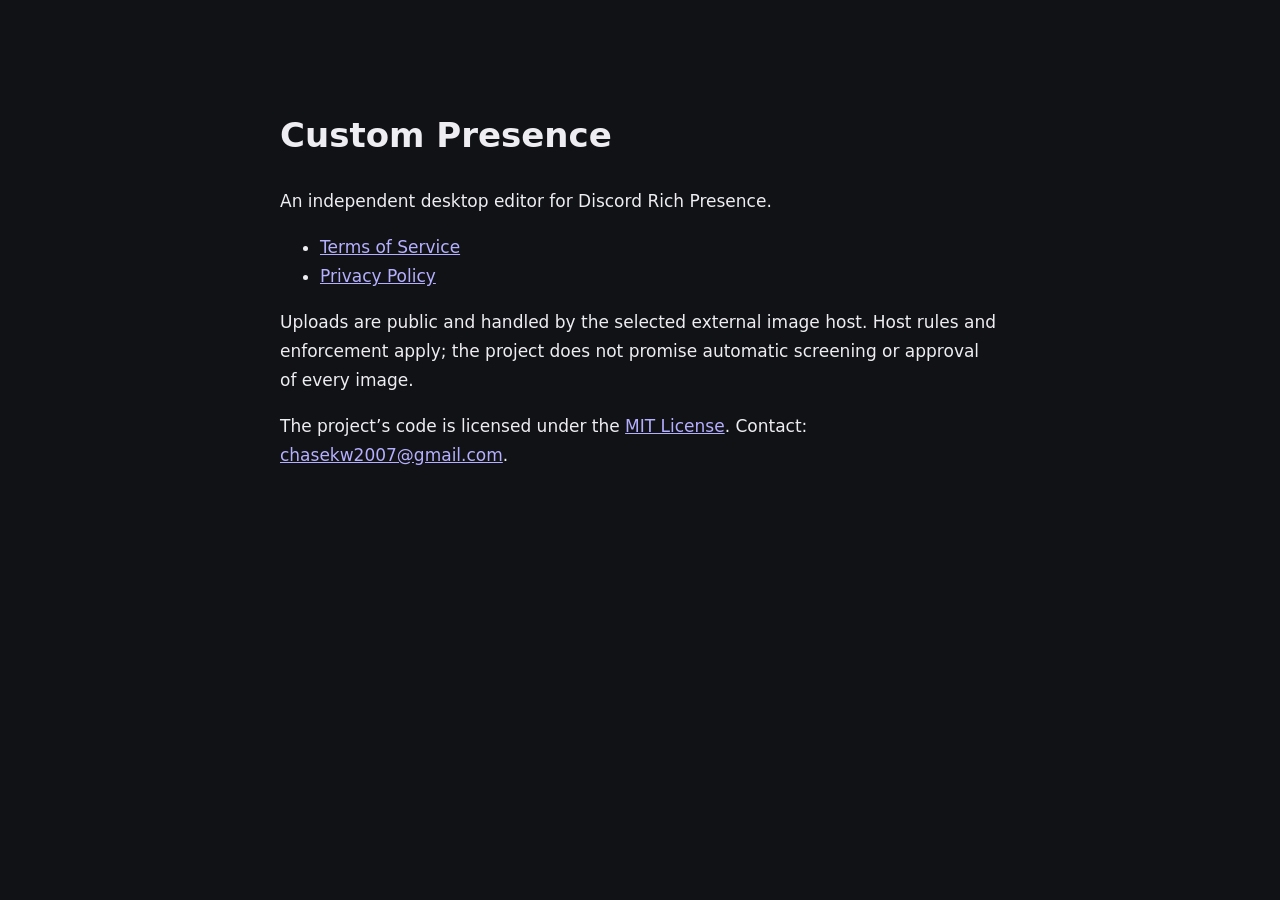
<file: custompresence/assets/legal/index.html>
<!doctype html><html lang="en"><head><meta charset="utf-8"><meta name="viewport" content="width=device-width,initial-scale=1"><title>Custom Presence · Project policies</title><style>body{max-width:720px;margin:60px auto;padding:24px;font:17px/1.7 system-ui;background:#111216;color:#ededf2}a{color:#b5afff}</style></head><body><h1>Custom Presence</h1><p>An independent desktop editor for Discord Rich Presence.</p><ul><li><a href="terms.html">Terms of Service</a></li><li><a href="privacy.html">Privacy Policy</a></li></ul><p>Uploads are public and handled by the selected external image host. Host rules and enforcement apply; the project does not promise automatic screening or approval of every image.</p><p>The project’s code is licensed under the <a href="https://opensource.org/license/mit">MIT License</a>. Contact: <a href="mailto:chasekw2007@gmail.com">chasekw2007@gmail.com</a>.</p></body></html>
</file>
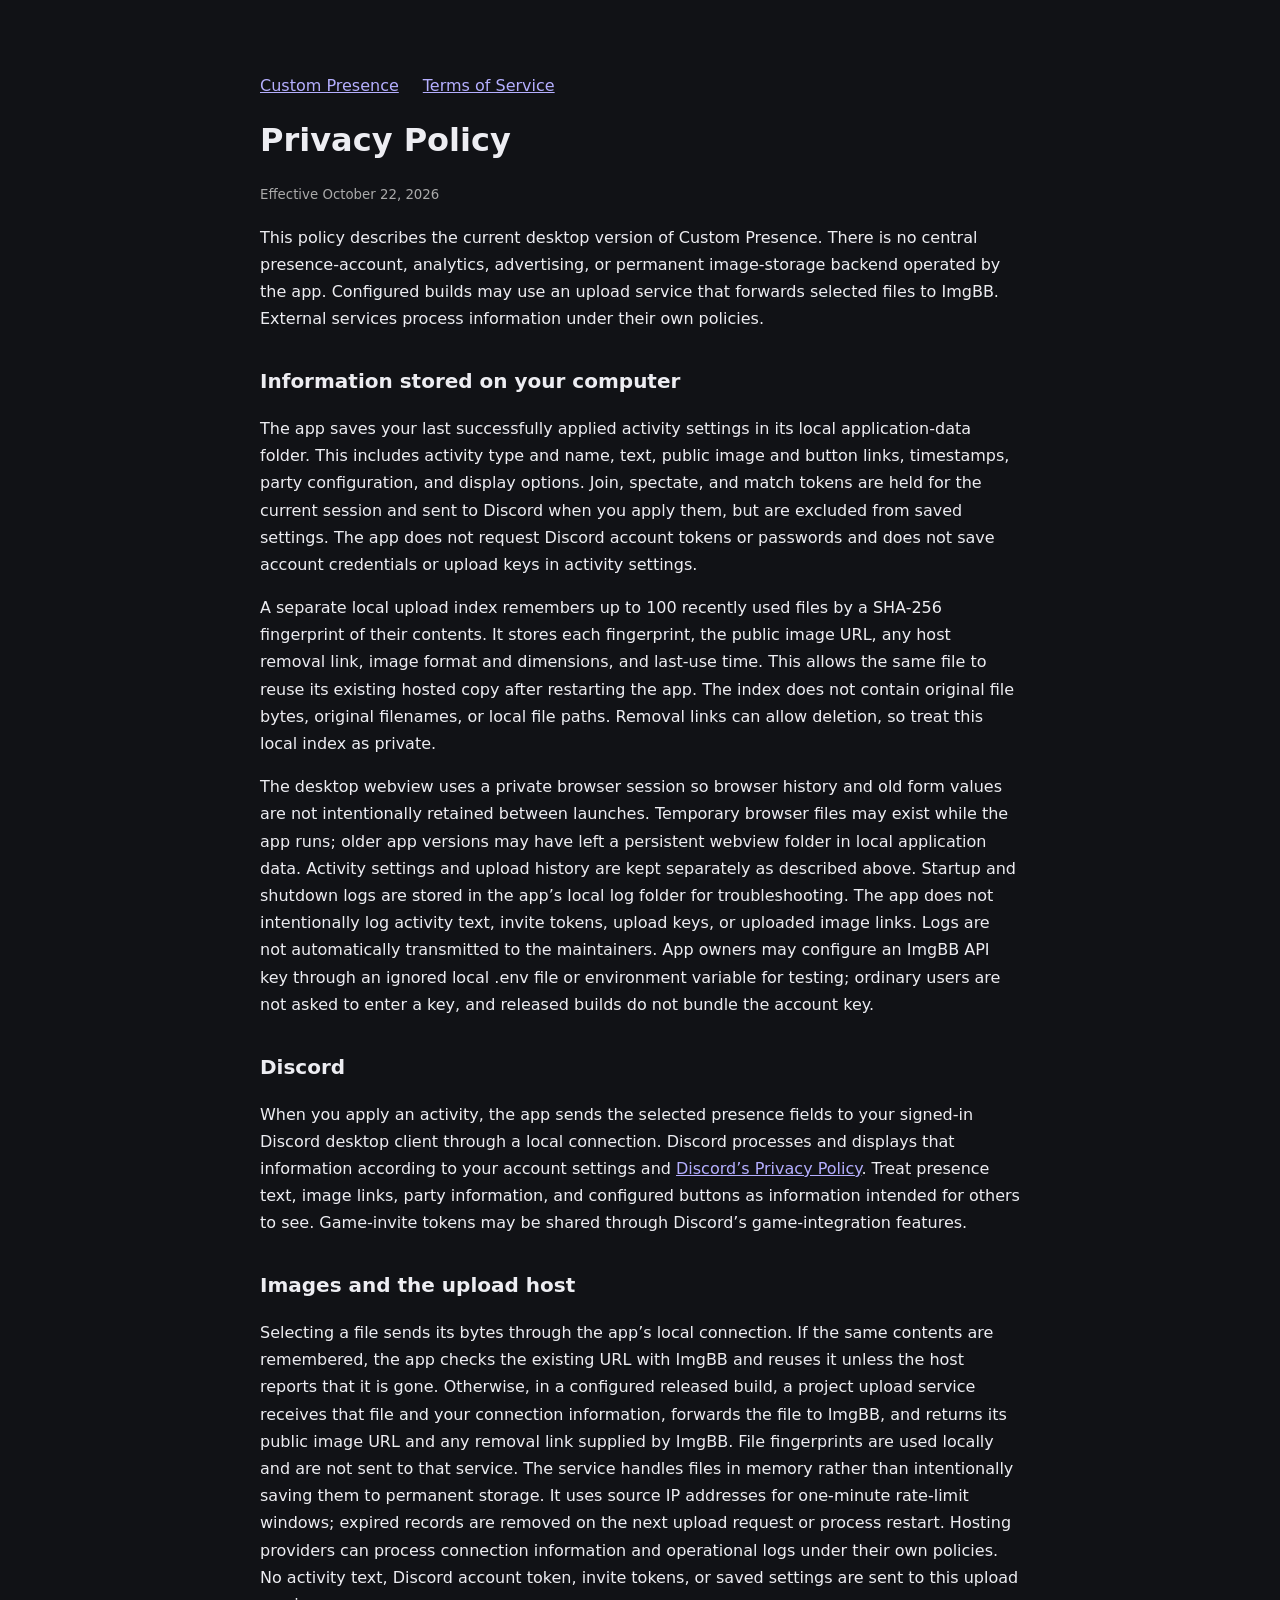
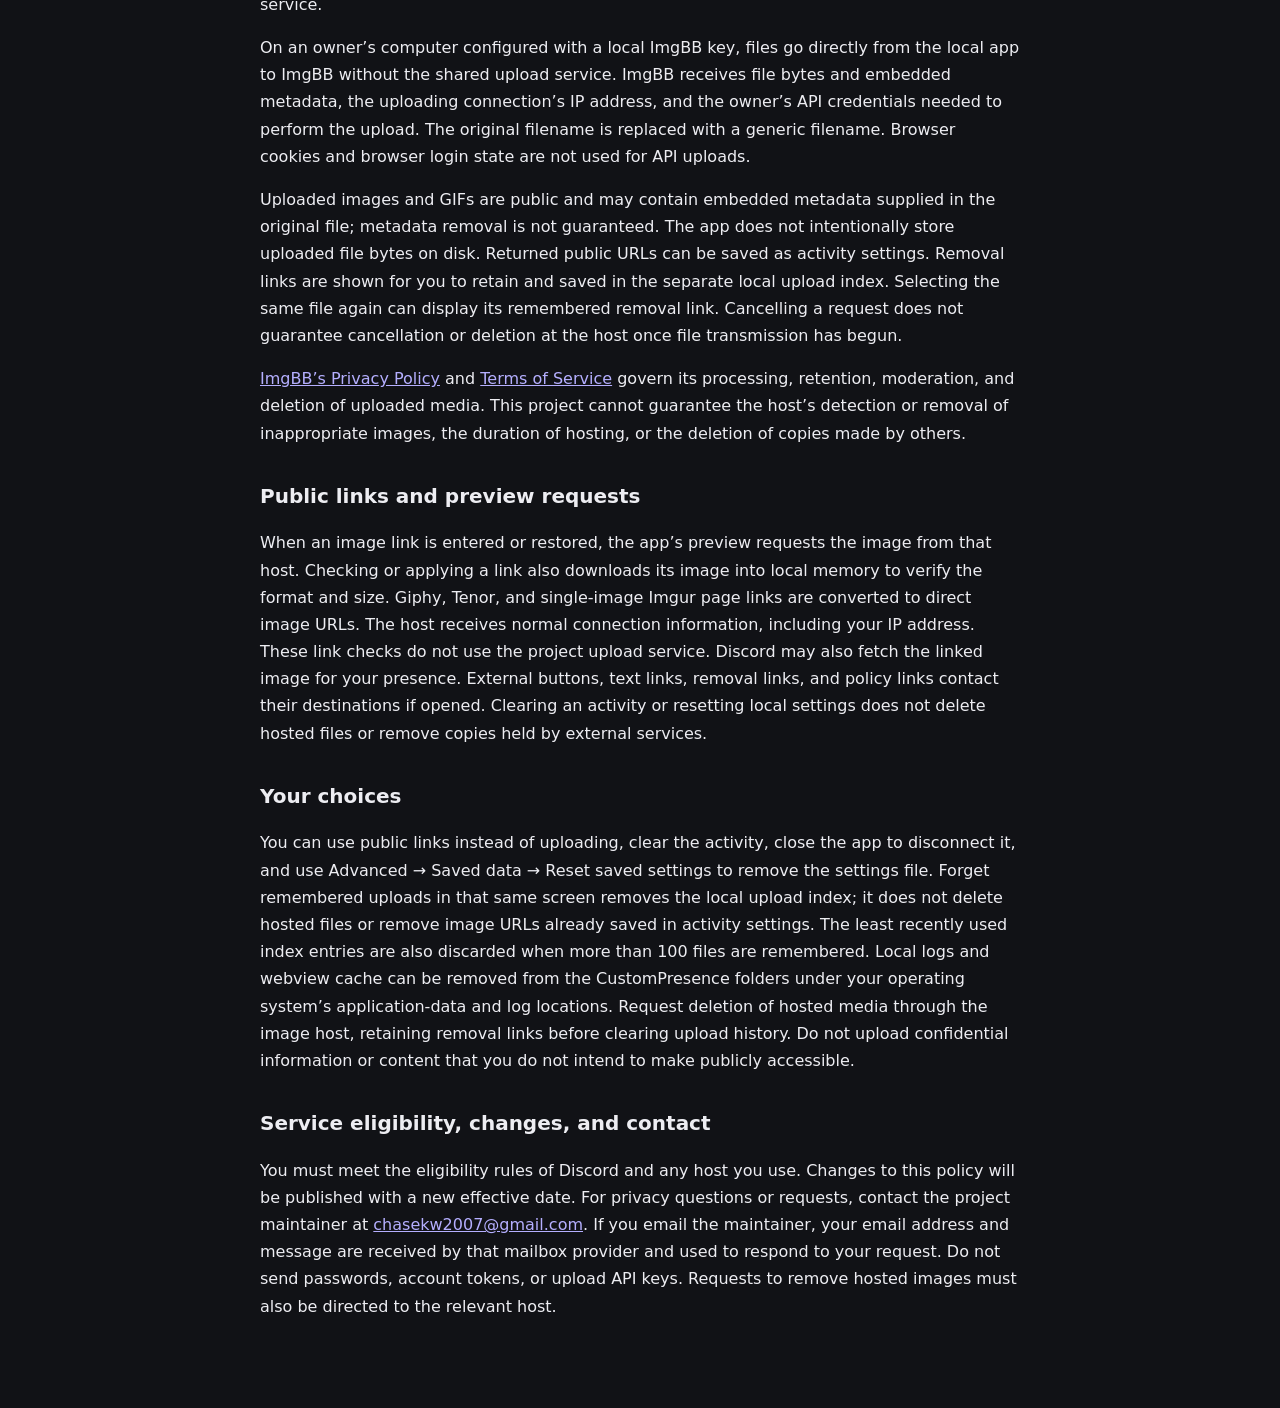
<file: custompresence/assets/legal/privacy.html>
<!doctype html><html lang="en"><head><meta charset="utf-8"><meta name="viewport" content="width=device-width,initial-scale=1"><title>Privacy Policy · Custom Presence</title><style>body{max-width:760px;margin:48px auto;padding:24px;font:16px/1.7 system-ui;background:#111216;color:#ededf2}a{color:#b5afff}h1{line-height:1.2}h2{font-size:20px;margin-top:32px}small{color:#aaa}nav{display:flex;gap:24px}</style></head><body>
<nav><a href="index.html">Custom Presence</a><a href="terms.html">Terms of Service</a></nav>
<h1>Privacy Policy</h1><small>Effective October 22, 2026</small>
<p>This policy describes the current desktop version of Custom Presence. There is no central presence-account, analytics, advertising, or permanent image-storage backend operated by the app. Configured builds may use an upload service that forwards selected files to ImgBB. External services process information under their own policies.</p>
<h2>Information stored on your computer</h2><p>The app saves your last successfully applied activity settings in its local application-data folder. This includes activity type and name, text, public image and button links, timestamps, party configuration, and display options. Join, spectate, and match tokens are held for the current session and sent to Discord when you apply them, but are excluded from saved settings. The app does not request Discord account tokens or passwords and does not save account credentials or upload keys in activity settings.</p>
<p>A separate local upload index remembers up to 100 recently used files by a SHA-256 fingerprint of their contents. It stores each fingerprint, the public image URL, any host removal link, image format and dimensions, and last-use time. This allows the same file to reuse its existing hosted copy after restarting the app. The index does not contain original file bytes, original filenames, or local file paths. Removal links can allow deletion, so treat this local index as private.</p>
<p>The desktop webview uses a private browser session so browser history and old form values are not intentionally retained between launches. Temporary browser files may exist while the app runs; older app versions may have left a persistent webview folder in local application data. Activity settings and upload history are kept separately as described above. Startup and shutdown logs are stored in the app’s local log folder for troubleshooting. The app does not intentionally log activity text, invite tokens, upload keys, or uploaded image links. Logs are not automatically transmitted to the maintainers. App owners may configure an ImgBB API key through an ignored local .env file or environment variable for testing; ordinary users are not asked to enter a key, and released builds do not bundle the account key.</p>
<h2>Discord</h2><p>When you apply an activity, the app sends the selected presence fields to your signed-in Discord desktop client through a local connection. Discord processes and displays that information according to your account settings and <a href="https://discord.com/privacy">Discord’s Privacy Policy</a>. Treat presence text, image links, party information, and configured buttons as information intended for others to see. Game-invite tokens may be shared through Discord’s game-integration features.</p>
<h2>Images and the upload host</h2><p>Selecting a file sends its bytes through the app’s local connection. If the same contents are remembered, the app checks the existing URL with ImgBB and reuses it unless the host reports that it is gone. Otherwise, in a configured released build, a project upload service receives that file and your connection information, forwards the file to ImgBB, and returns its public image URL and any removal link supplied by ImgBB. File fingerprints are used locally and are not sent to that service. The service handles files in memory rather than intentionally saving them to permanent storage. It uses source IP addresses for one-minute rate-limit windows; expired records are removed on the next upload request or process restart. Hosting providers can process connection information and operational logs under their own policies. No activity text, Discord account token, invite tokens, or saved settings are sent to this upload service.</p>
<p>On an owner’s computer configured with a local ImgBB key, files go directly from the local app to ImgBB without the shared upload service. ImgBB receives file bytes and embedded metadata, the uploading connection’s IP address, and the owner’s API credentials needed to perform the upload. The original filename is replaced with a generic filename. Browser cookies and browser login state are not used for API uploads.</p>
<p>Uploaded images and GIFs are public and may contain embedded metadata supplied in the original file; metadata removal is not guaranteed. The app does not intentionally store uploaded file bytes on disk. Returned public URLs can be saved as activity settings. Removal links are shown for you to retain and saved in the separate local upload index. Selecting the same file again can display its remembered removal link. Cancelling a request does not guarantee cancellation or deletion at the host once file transmission has begun.</p>
<p><a href="https://imgbb.com/privacy">ImgBB’s Privacy Policy</a> and <a href="https://imgbb.com/tos">Terms of Service</a> govern its processing, retention, moderation, and deletion of uploaded media. This project cannot guarantee the host’s detection or removal of inappropriate images, the duration of hosting, or the deletion of copies made by others.</p>
<h2>Public links and preview requests</h2><p>When an image link is entered or restored, the app’s preview requests the image from that host. Checking or applying a link also downloads its image into local memory to verify the format and size. Giphy, Tenor, and single-image Imgur page links are converted to direct image URLs. The host receives normal connection information, including your IP address. These link checks do not use the project upload service. Discord may also fetch the linked image for your presence. External buttons, text links, removal links, and policy links contact their destinations if opened. Clearing an activity or resetting local settings does not delete hosted files or remove copies held by external services.</p>
<h2>Your choices</h2><p>You can use public links instead of uploading, clear the activity, close the app to disconnect it, and use Advanced → Saved data → Reset saved settings to remove the settings file. Forget remembered uploads in that same screen removes the local upload index; it does not delete hosted files or remove image URLs already saved in activity settings. The least recently used index entries are also discarded when more than 100 files are remembered. Local logs and webview cache can be removed from the CustomPresence folders under your operating system’s application-data and log locations. Request deletion of hosted media through the image host, retaining removal links before clearing upload history. Do not upload confidential information or content that you do not intend to make publicly accessible.</p>
<h2>Service eligibility, changes, and contact</h2><p>You must meet the eligibility rules of Discord and any host you use. Changes to this policy will be published with a new effective date. For privacy questions or requests, contact the project maintainer at <a href="mailto:chasekw2007@gmail.com">chasekw2007@gmail.com</a>. If you email the maintainer, your email address and message are received by that mailbox provider and used to respond to your request. Do not send passwords, account tokens, or upload API keys. Requests to remove hosted images must also be directed to the relevant host.</p>
</body></html>
</file>
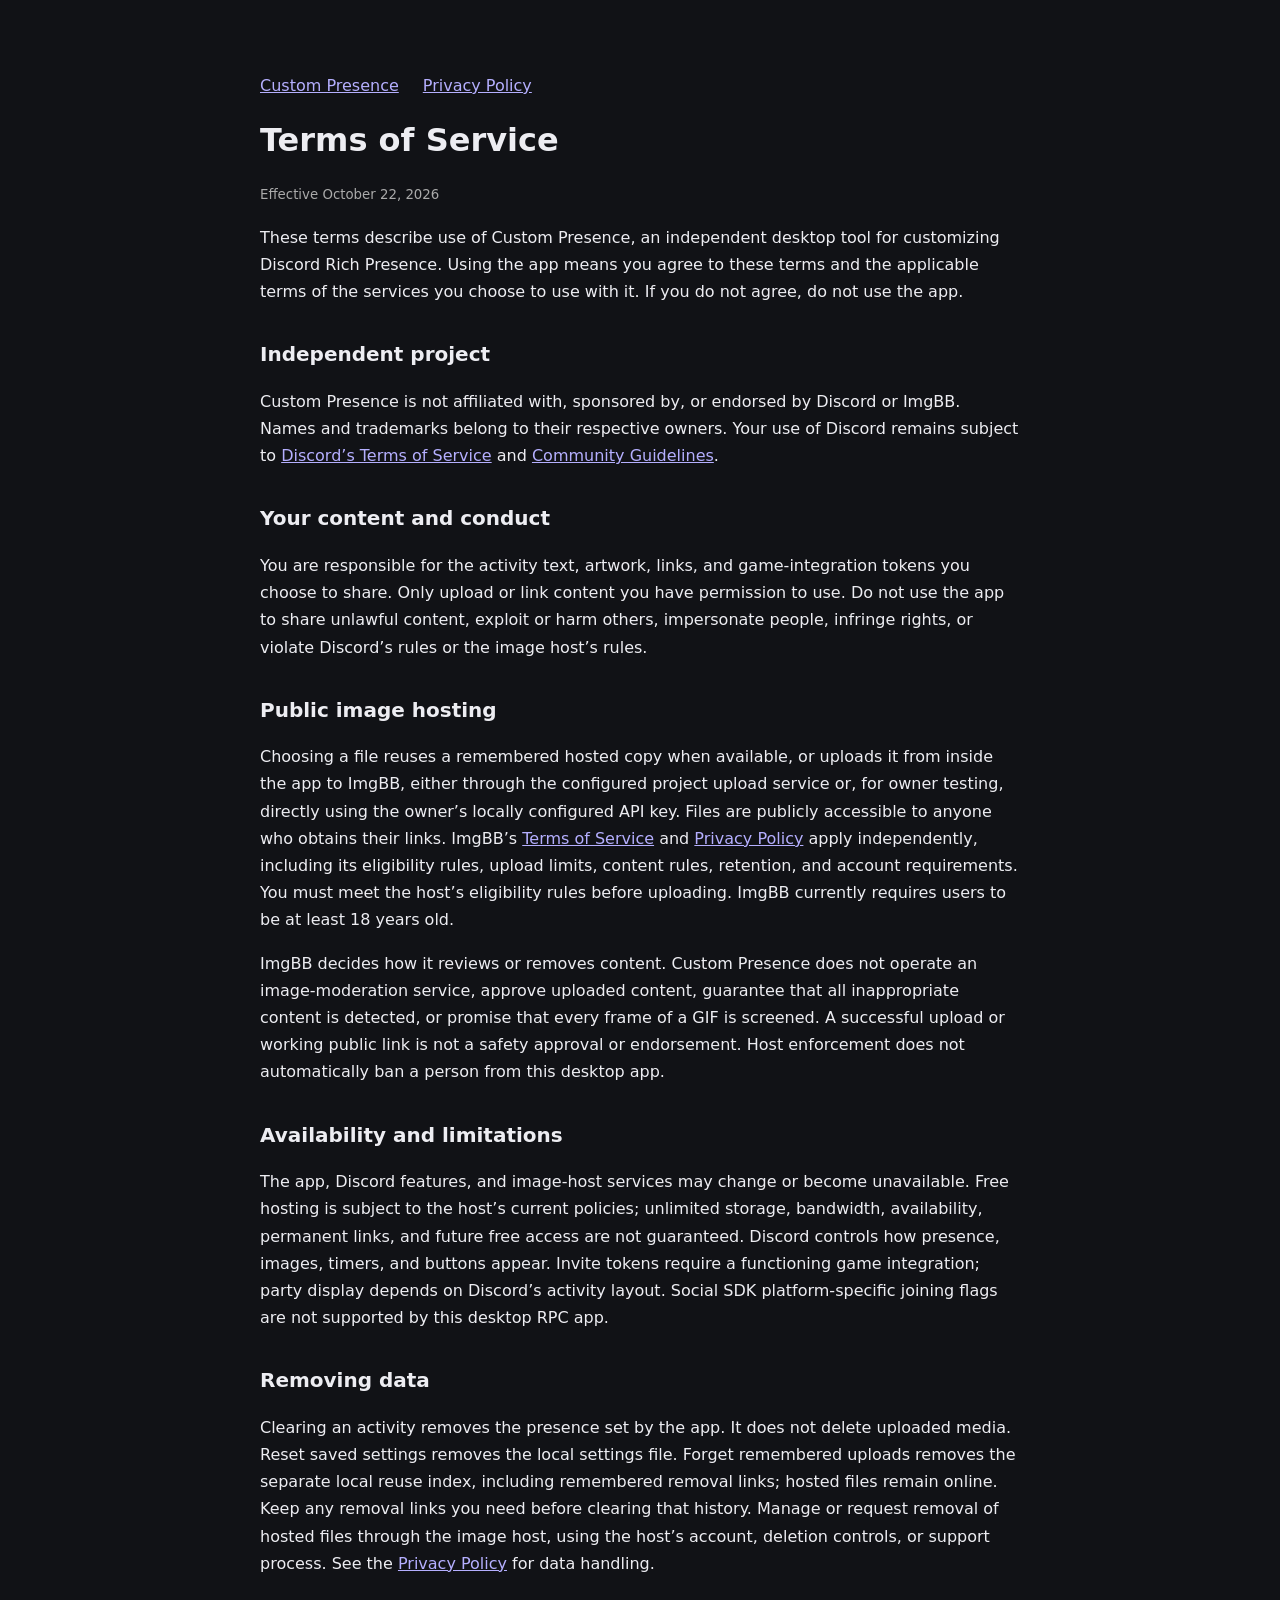
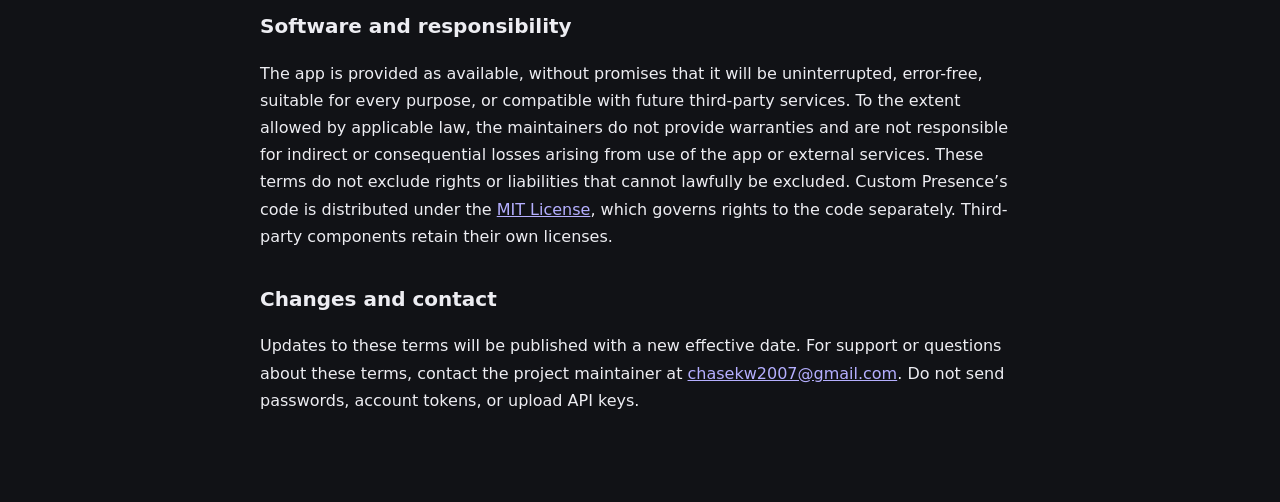
<file: custompresence/assets/legal/terms.html>
<!doctype html><html lang="en"><head><meta charset="utf-8"><meta name="viewport" content="width=device-width,initial-scale=1"><title>Terms of Service · Custom Presence</title><style>body{max-width:760px;margin:48px auto;padding:24px;font:16px/1.7 system-ui;background:#111216;color:#ededf2}a{color:#b5afff}h1{line-height:1.2}h2{font-size:20px;margin-top:32px}small{color:#aaa}nav{display:flex;gap:24px}</style></head><body>
<nav><a href="index.html">Custom Presence</a><a href="privacy.html">Privacy Policy</a></nav>
<h1>Terms of Service</h1><small>Effective October 22, 2026</small>
<p>These terms describe use of Custom Presence, an independent desktop tool for customizing Discord Rich Presence. Using the app means you agree to these terms and the applicable terms of the services you choose to use with it. If you do not agree, do not use the app.</p>
<h2>Independent project</h2><p>Custom Presence is not affiliated with, sponsored by, or endorsed by Discord or ImgBB. Names and trademarks belong to their respective owners. Your use of Discord remains subject to <a href="https://discord.com/terms">Discord’s Terms of Service</a> and <a href="https://discord.com/guidelines">Community Guidelines</a>.</p>
<h2>Your content and conduct</h2><p>You are responsible for the activity text, artwork, links, and game-integration tokens you choose to share. Only upload or link content you have permission to use. Do not use the app to share unlawful content, exploit or harm others, impersonate people, infringe rights, or violate Discord’s rules or the image host’s rules.</p>
<h2>Public image hosting</h2><p>Choosing a file reuses a remembered hosted copy when available, or uploads it from inside the app to ImgBB, either through the configured project upload service or, for owner testing, directly using the owner’s locally configured API key. Files are publicly accessible to anyone who obtains their links. ImgBB’s <a href="https://imgbb.com/tos">Terms of Service</a> and <a href="https://imgbb.com/privacy">Privacy Policy</a> apply independently, including its eligibility rules, upload limits, content rules, retention, and account requirements. You must meet the host’s eligibility rules before uploading. ImgBB currently requires users to be at least 18 years old.</p>
<p>ImgBB decides how it reviews or removes content. Custom Presence does not operate an image-moderation service, approve uploaded content, guarantee that all inappropriate content is detected, or promise that every frame of a GIF is screened. A successful upload or working public link is not a safety approval or endorsement. Host enforcement does not automatically ban a person from this desktop app.</p>
<h2>Availability and limitations</h2><p>The app, Discord features, and image-host services may change or become unavailable. Free hosting is subject to the host’s current policies; unlimited storage, bandwidth, availability, permanent links, and future free access are not guaranteed. Discord controls how presence, images, timers, and buttons appear. Invite tokens require a functioning game integration; party display depends on Discord’s activity layout. Social SDK platform-specific joining flags are not supported by this desktop RPC app.</p>
<h2>Removing data</h2><p>Clearing an activity removes the presence set by the app. It does not delete uploaded media. Reset saved settings removes the local settings file. Forget remembered uploads removes the separate local reuse index, including remembered removal links; hosted files remain online. Keep any removal links you need before clearing that history. Manage or request removal of hosted files through the image host, using the host’s account, deletion controls, or support process. See the <a href="privacy.html">Privacy Policy</a> for data handling.</p>
<h2>Software and responsibility</h2><p>The app is provided as available, without promises that it will be uninterrupted, error-free, suitable for every purpose, or compatible with future third-party services. To the extent allowed by applicable law, the maintainers do not provide warranties and are not responsible for indirect or consequential losses arising from use of the app or external services. These terms do not exclude rights or liabilities that cannot lawfully be excluded. Custom Presence’s code is distributed under the <a href="https://opensource.org/license/mit">MIT License</a>, which governs rights to the code separately. Third-party components retain their own licenses.</p>
<h2>Changes and contact</h2><p>Updates to these terms will be published with a new effective date. For support or questions about these terms, contact the project maintainer at <a href="mailto:chasekw2007@gmail.com">chasekw2007@gmail.com</a>. Do not send passwords, account tokens, or upload API keys.</p>
</body></html>
</file>
